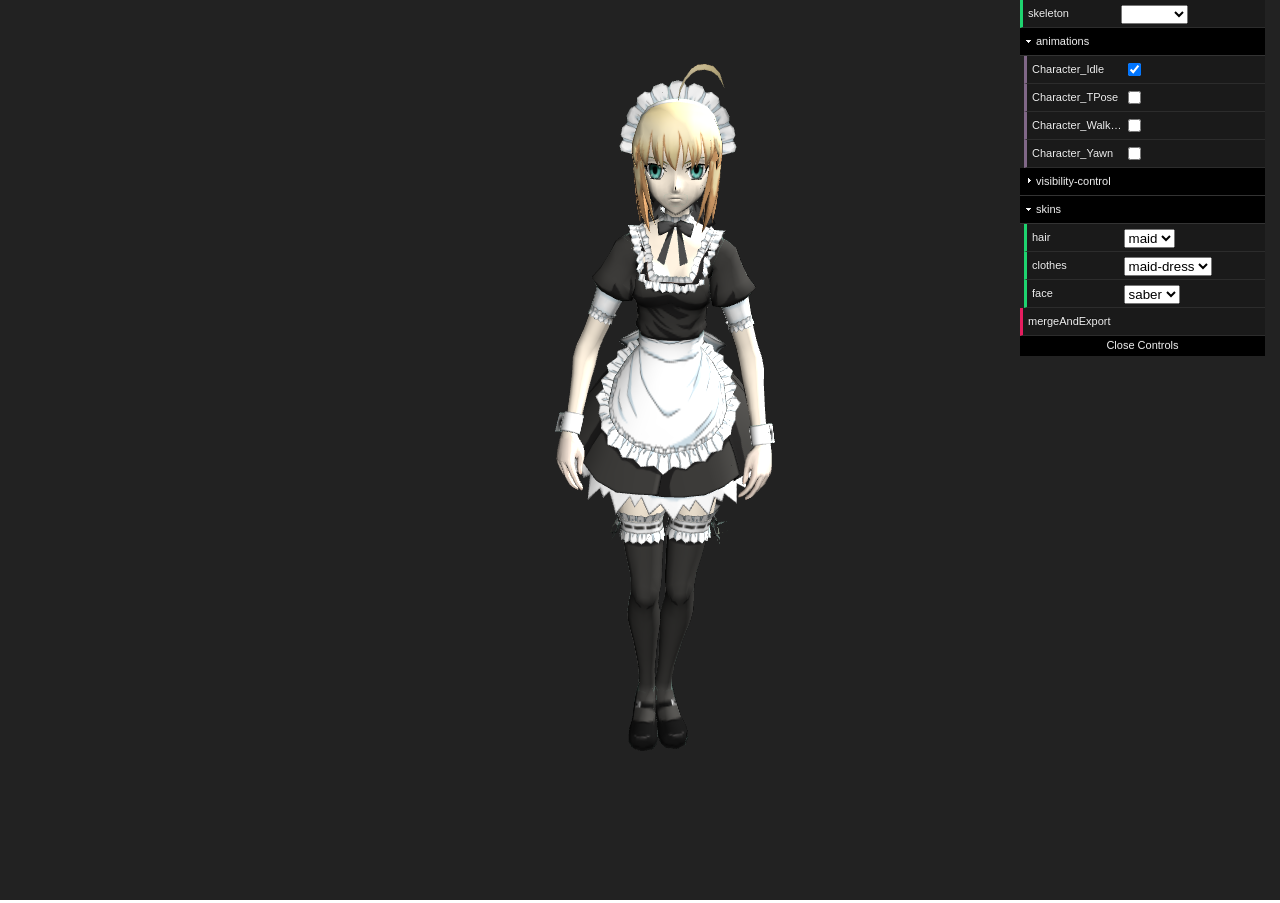
<file: index.html>
<!DOCTYPE html>
<html>
  <head>
    <meta http-equiv="Content-type" content="text/html; charset=utf-8"/>
    <title>AVTAR</title>

    <style>
        body {
            font-family: Monospace;
            /* background-color: #222222; */
            margin: 0px;
            width: 100%;
			height: 100%;
            overflow: hidden;
        }
        #info {
            color: #808080;
            position: absolute;
            top: 10px;
            width: 100%;
            text-align: center;
            z-index: 100;
            display:block;
        }
        #container {
            position: absolute;
            top: 0px;
            width:100%;
            height:100%;
            z-index: -1;
        }
        #controls {
            position: absolute;
            width: 200px;
            bottom: 0px;
            left: 0px;
            padding: 10px;
            background-color: White;
            font: 13px "Lucida Grande", Lucida, Verdana, sans-serif;
        }
        #controls > div {
            margin-bottom: 8px;
        }
        #controls hr {
            border: 0px;
            height: 1px;
            margin-bottom: 10px;
            background-color: #bbb;
        }
        #info a, .button {
            color: #f00;
            font-weight: bold;
            text-decoration: underline;
            cursor: pointer
        }
    </style>
  </head>
  <body>

       
        <div id="container">
            <!-- <canvas id ="canvas"></canvas> -->
        </div>
   <a id="downloadLink" hidden> </a>
  <script type="text/javascript" src="app.js"></script></body>
</html>
</file>
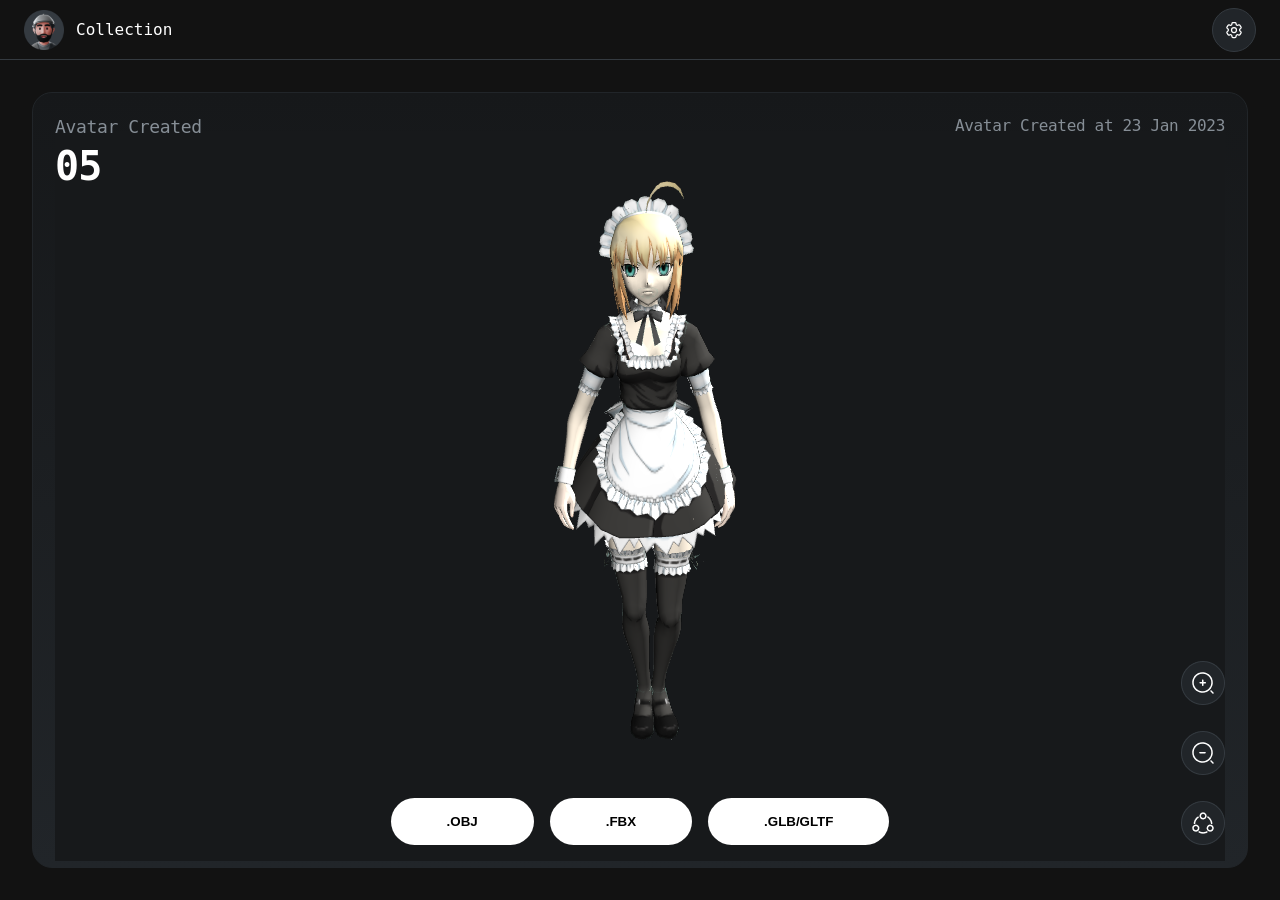
<file: 11_avatar_preview.html>
<!DOCTYPE html>
<html lang="en">

<head>
    <meta charset="UTF-8">
    <meta http-equiv="X-UA-Compatible" content="IE=edge">
    <meta name="viewport" content="width=device-width, initial-scale=1.0">
    <title>Collection</title>
    <link rel="stylesheet" href="./11_avatar_preview.css" />
    <style>
        #container {
            position: absolute;
            /* width: 50%;
        height: 50%; */

        }
    </style>
</head>

<body>
    <div class="background">
        <div class="top-section">
            <div class="left">
                <img src="./3D Vector Creator & Collector/Desktop/Dark Version/Create Avatar Step 2/Frame 46-2.png"
                    alt="">
                <span>Collection</span>
            </div>
            <button class="settingBtn">
                <svg xmlns="http://www.w3.org/2000/svg" fill="none" viewBox="0 0 24 24" stroke-width="1.5"
                    stroke="currentColor" class="w-6 h-6">
                    <path stroke-linecap="round" stroke-linejoin="round"
                        d="M9.594 3.94c.09-.542.56-.94 1.11-.94h2.593c.55 0 1.02.398 1.11.94l.213 1.281c.063.374.313.686.645.87.074.04.147.083.22.127.324.196.72.257 1.075.124l1.217-.456a1.125 1.125 0 011.37.49l1.296 2.247a1.125 1.125 0 01-.26 1.431l-1.003.827c-.293.24-.438.613-.431.992a6.759 6.759 0 010 .255c-.007.378.138.75.43.99l1.005.828c.424.35.534.954.26 1.43l-1.298 2.247a1.125 1.125 0 01-1.369.491l-1.217-.456c-.355-.133-.75-.072-1.076.124a6.57 6.57 0 01-.22.128c-.331.183-.581.495-.644.869l-.213 1.28c-.09.543-.56.941-1.11.941h-2.594c-.55 0-1.02-.398-1.11-.94l-.213-1.281c-.062-.374-.312-.686-.644-.87a6.52 6.52 0 01-.22-.127c-.325-.196-.72-.257-1.076-.124l-1.217.456a1.125 1.125 0 01-1.369-.49l-1.297-2.247a1.125 1.125 0 01.26-1.431l1.004-.827c.292-.24.437-.613.43-.992a6.932 6.932 0 010-.255c.007-.378-.138-.75-.43-.99l-1.004-.828a1.125 1.125 0 01-.26-1.43l1.297-2.247a1.125 1.125 0 011.37-.491l1.216.456c.356.133.751.072 1.076-.124.072-.044.146-.087.22-.128.332-.183.582-.495.644-.869l.214-1.281z" />
                    <path stroke-linecap="round" stroke-linejoin="round" d="M15 12a3 3 0 11-6 0 3 3 0 016 0z" />
                </svg>

            </button>
        </div>
        <main>
            <div class="left">

                <div class="top">
                    <div>

                        <span class="small">
                            Avatar Created
                        </span>
                        <br>
                        <span class="big">
                            05
                        </span>
                    </div>
                    <span class="righttext" id="date">
                        Avatar Created at 23 Jan 2023
                    </span>
                    

                </div>

                <div class="final-avatar" style="
                    width: 100%;
                    height: 100%;
                    position: relative;
                ">
                    <div id="container" class="model-viewer" style="
                        height: 100%;
                        width: 100%;
                        margin-top: 1rem;
                        z-index: 0;
                    ">
                        <a class="button" id="downloadLink" hidden>download</a>
                    </div>

                </div>
                <div class="bottom">
                    <button class="whiteBtn">
                        .OBJ
                    </button>
                    <button class="whiteBtn">
                        .FBX
                    </button>
                    <button class="whiteBtn">
                        .GLB/GLTF
                    </button>
                </div>
                <div class="rightBottom">
                    <!-- <button class="settingBtn">
                        <svg xmlns="http://www.w3.org/2000/svg" fill="none" viewBox="0 0 24 24" stroke-width="1.5"
                            stroke="currentColor" class="w-6 h-6">
                            <path stroke-linecap="round" stroke-linejoin="round"
                                d="M9.594 3.94c.09-.542.56-.94 1.11-.94h2.593c.55 0 1.02.398 1.11.94l.213 1.281c.063.374.313.686.645.87.074.04.147.083.22.127.324.196.72.257 1.075.124l1.217-.456a1.125 1.125 0 011.37.49l1.296 2.247a1.125 1.125 0 01-.26 1.431l-1.003.827c-.293.24-.438.613-.431.992a6.759 6.759 0 010 .255c-.007.378.138.75.43.99l1.005.828c.424.35.534.954.26 1.43l-1.298 2.247a1.125 1.125 0 01-1.369.491l-1.217-.456c-.355-.133-.75-.072-1.076.124a6.57 6.57 0 01-.22.128c-.331.183-.581.495-.644.869l-.213 1.28c-.09.543-.56.941-1.11.941h-2.594c-.55 0-1.02-.398-1.11-.94l-.213-1.281c-.062-.374-.312-.686-.644-.87a6.52 6.52 0 01-.22-.127c-.325-.196-.72-.257-1.076-.124l-1.217.456a1.125 1.125 0 01-1.369-.49l-1.297-2.247a1.125 1.125 0 01.26-1.431l1.004-.827c.292-.24.437-.613.43-.992a6.932 6.932 0 010-.255c.007-.378-.138-.75-.43-.99l-1.004-.828a1.125 1.125 0 01-.26-1.43l1.297-2.247a1.125 1.125 0 011.37-.491l1.216.456c.356.133.751.072 1.076-.124.072-.044.146-.087.22-.128.332-.183.582-.495.644-.869l.214-1.281z" />
                            <path stroke-linecap="round" stroke-linejoin="round" d="M15 12a3 3 0 11-6 0 3 3 0 016 0z" />
                        </svg>
        
                    </button> -->
                    <a><img class="side-img-icon"
                        src="./3D Vector Creator & Collector/Desktop/Dark Version/Create Avatar Step 3/Frame 100484.png"
                        style="height: 44px;width: 44px;margin-top: 10px;float: right;cursor: pointer;" alt=""
                        onclick="zoomIn()"></a>

                    <a><img class="side-img-icon"
                        src="./3D Vector Creator & Collector/Desktop/Dark Version/Create Avatar Step 3/Frame 100485-1.png"
                        style="height: 44px;width: 44px;margin-top: 10px;float: right;cursor: pointer;" alt=""
                        onclick="zoomOut()"></a>

                    <a><img class="side-img-icon"
                        src="./3D Vector Creator & Collector/Desktop/Dark Version/Avatar Preview/Frame 100486.png"
                        style="height: 44px;width: 44px;margin-top: 10px;float: right;cursor: pointer;" alt=""
                        onclick="shareBtn()"></a>        
                    <!-- <button class="settingBtn">
                        <svg xmlns="http://www.w3.org/2000/svg" fill="none" viewBox="0 0 24 24" stroke-width="1.5"
                            stroke="currentColor" class="w-6 h-6">
                            <path stroke-linecap="round" stroke-linejoin="round"
                                d="M9.594 3.94c.09-.542.56-.94 1.11-.94h2.593c.55 0 1.02.398 1.11.94l.213 1.281c.063.374.313.686.645.87.074.04.147.083.22.127.324.196.72.257 1.075.124l1.217-.456a1.125 1.125 0 011.37.49l1.296 2.247a1.125 1.125 0 01-.26 1.431l-1.003.827c-.293.24-.438.613-.431.992a6.759 6.759 0 010 .255c-.007.378.138.75.43.99l1.005.828c.424.35.534.954.26 1.43l-1.298 2.247a1.125 1.125 0 01-1.369.491l-1.217-.456c-.355-.133-.75-.072-1.076.124a6.57 6.57 0 01-.22.128c-.331.183-.581.495-.644.869l-.213 1.28c-.09.543-.56.941-1.11.941h-2.594c-.55 0-1.02-.398-1.11-.94l-.213-1.281c-.062-.374-.312-.686-.644-.87a6.52 6.52 0 01-.22-.127c-.325-.196-.72-.257-1.076-.124l-1.217.456a1.125 1.125 0 01-1.369-.49l-1.297-2.247a1.125 1.125 0 01.26-1.431l1.004-.827c.292-.24.437-.613.43-.992a6.932 6.932 0 010-.255c.007-.378-.138-.75-.43-.99l-1.004-.828a1.125 1.125 0 01-.26-1.43l1.297-2.247a1.125 1.125 0 011.37-.491l1.216.456c.356.133.751.072 1.076-.124.072-.044.146-.087.22-.128.332-.183.582-.495.644-.869l.214-1.281z" />
                            <path stroke-linecap="round" stroke-linejoin="round" d="M15 12a3 3 0 11-6 0 3 3 0 016 0z" />
                        </svg>
        
                    </button> -->
                    <!-- <button class="settingBtn">
                        <svg xmlns="http://www.w3.org/2000/svg" fill="none" viewBox="0 0 24 24" stroke-width="1.5"
                            stroke="currentColor" class="w-6 h-6">
                            <path stroke-linecap="round" stroke-linejoin="round"
                                d="M9.594 3.94c.09-.542.56-.94 1.11-.94h2.593c.55 0 1.02.398 1.11.94l.213 1.281c.063.374.313.686.645.87.074.04.147.083.22.127.324.196.72.257 1.075.124l1.217-.456a1.125 1.125 0 011.37.49l1.296 2.247a1.125 1.125 0 01-.26 1.431l-1.003.827c-.293.24-.438.613-.431.992a6.759 6.759 0 010 .255c-.007.378.138.75.43.99l1.005.828c.424.35.534.954.26 1.43l-1.298 2.247a1.125 1.125 0 01-1.369.491l-1.217-.456c-.355-.133-.75-.072-1.076.124a6.57 6.57 0 01-.22.128c-.331.183-.581.495-.644.869l-.213 1.28c-.09.543-.56.941-1.11.941h-2.594c-.55 0-1.02-.398-1.11-.94l-.213-1.281c-.062-.374-.312-.686-.644-.87a6.52 6.52 0 01-.22-.127c-.325-.196-.72-.257-1.076-.124l-1.217.456a1.125 1.125 0 01-1.369-.49l-1.297-2.247a1.125 1.125 0 01.26-1.431l1.004-.827c.292-.24.437-.613.43-.992a6.932 6.932 0 010-.255c.007-.378-.138-.75-.43-.99l-1.004-.828a1.125 1.125 0 01-.26-1.43l1.297-2.247a1.125 1.125 0 011.37-.491l1.216.456c.356.133.751.072 1.076-.124.072-.044.146-.087.22-.128.332-.183.582-.495.644-.869l.214-1.281z" />
                            <path stroke-linecap="round" stroke-linejoin="round" d="M15 12a3 3 0 11-6 0 3 3 0 016 0z" />
                        </svg>
        
                    </button> -->
                </div>
            </div>

        </main>
    </div>
</body>
<script type="text/javascript" src="build-viewer/AvatarViewer.js"></script>

<script type="text/javascript">
    // var viewer = new AvatarViewer();
    var viewer = new AvatarViewer.Viewer();

    console.log(AvatarViewer.AvatarSystem);
    viewer.init();
    //ayan's work on zoom-in and zoom-out in collection page
    function zoomIn() {
        if(viewer.camera.fov>=30){
                    viewer.camera.fov -= 5;
                    viewer.camera.updateProjectionMatrix();
                }
        //alert(1);
    }

    function zoomOut() {
        if(viewer.camera.fov<=50){
                    viewer.camera.fov += 5;
                    viewer.camera.updateProjectionMatrix();
                }
        //alert(1);
    }

    // Arindam's work
    function resizeInput(elem) {
        elem.style.width = elem.value.length + "ch";
    }
    let input = document.querySelector('.edit_avatar_name input')
    let editBtn = document.querySelector('.edit_avatar_name .editBtn')
    let saveBtn = document.querySelector('.edit_avatar_name .saveBtn')
    resizeInput(input);

    function editName() {
        input.removeAttribute('readonly')
        input.focus()
        let val = input.value;
        input.value = "";
        input.value = val;

        //
        saveBtn.style.display = "inline";
        editBtn.style.display = "none";
    }
    function saveName() {
        input.setAttribute('readonly', true)
        //
        editBtn.style.display = "inline";
        saveBtn.style.display = "none";
    }
    function continueToFinalPage() {
        location.assign("dashboard.html");

    }


    n = new Date();
    y = n.getFullYear();
    m = n.getMonth() + 1;
    d = n.getDate();
    document.getElementById("date").innerHTML =
        " Avatar created at " + m + "/" + d + "/" + y;
</script>

</html>
</file>
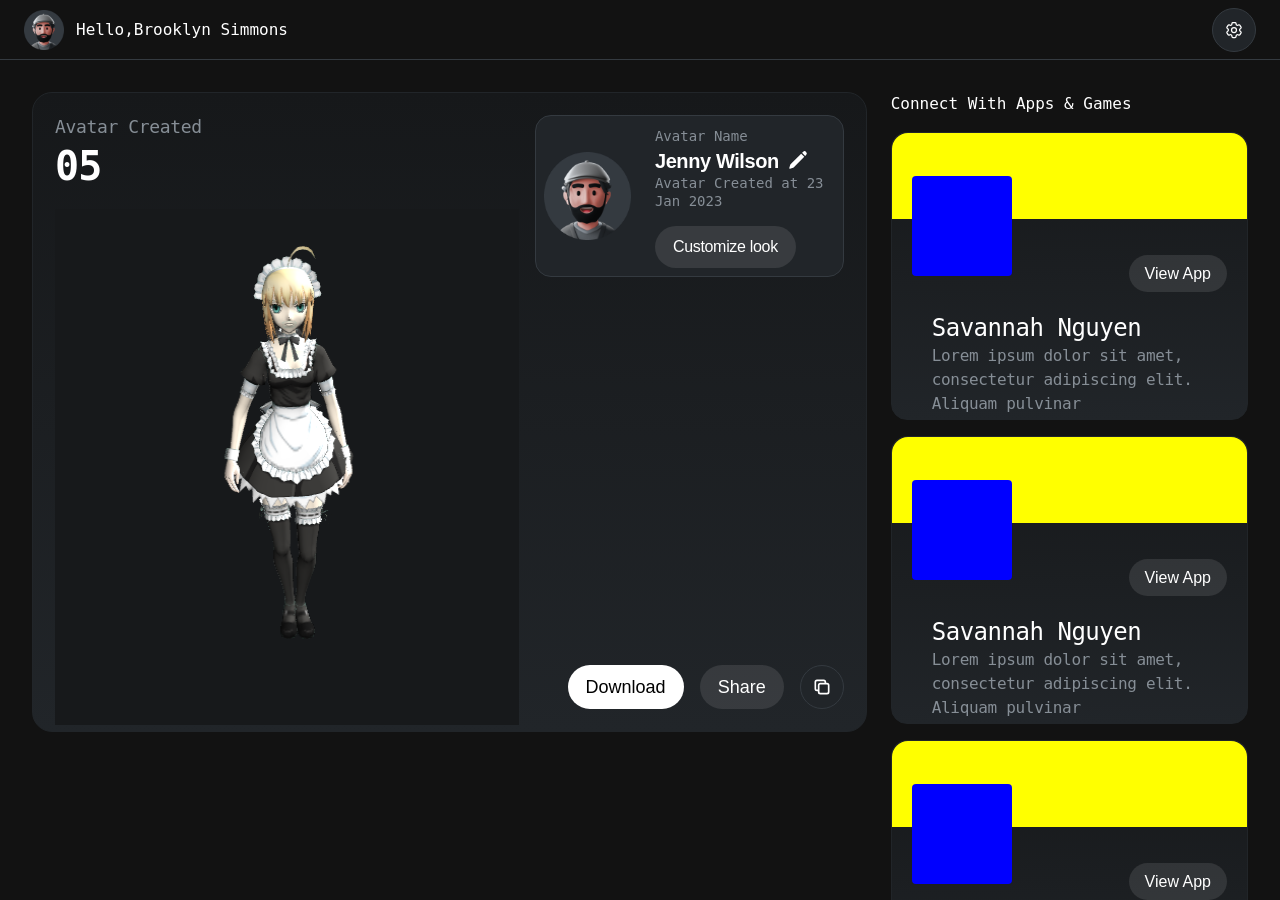
<file: dashboard.html>
<!DOCTYPE html>
<html lang="en">

<head>
    <meta charset="UTF-8">
    <meta http-equiv="X-UA-Compatible" content="IE=edge">
    <meta name="viewport" content="width=device-width, initial-scale=1.0">
    <title>Document</title>
    <link rel="stylesheet" href="./dashboardStyle.css" />
    <style>
        #container {
            position: absolute;
            /* width: 50%;
        height: 50%; */

        }
    </style>
</head>

<body>
    <div class="background">
        <div class="top-section">
            <div class="left">
                <img src="./3D Vector Creator & Collector/Desktop/Dark Version/Create Avatar Step 2/Frame 46-2.png"
                    alt="">
                <span>Hello,Brooklyn Simmons</span>
            </div>
            <button class="settingBtn">
                <svg xmlns="http://www.w3.org/2000/svg" fill="none" viewBox="0 0 24 24" stroke-width="1.5"
                    stroke="currentColor" class="w-6 h-6">
                    <path stroke-linecap="round" stroke-linejoin="round"
                        d="M9.594 3.94c.09-.542.56-.94 1.11-.94h2.593c.55 0 1.02.398 1.11.94l.213 1.281c.063.374.313.686.645.87.074.04.147.083.22.127.324.196.72.257 1.075.124l1.217-.456a1.125 1.125 0 011.37.49l1.296 2.247a1.125 1.125 0 01-.26 1.431l-1.003.827c-.293.24-.438.613-.431.992a6.759 6.759 0 010 .255c-.007.378.138.75.43.99l1.005.828c.424.35.534.954.26 1.43l-1.298 2.247a1.125 1.125 0 01-1.369.491l-1.217-.456c-.355-.133-.75-.072-1.076.124a6.57 6.57 0 01-.22.128c-.331.183-.581.495-.644.869l-.213 1.28c-.09.543-.56.941-1.11.941h-2.594c-.55 0-1.02-.398-1.11-.94l-.213-1.281c-.062-.374-.312-.686-.644-.87a6.52 6.52 0 01-.22-.127c-.325-.196-.72-.257-1.076-.124l-1.217.456a1.125 1.125 0 01-1.369-.49l-1.297-2.247a1.125 1.125 0 01.26-1.431l1.004-.827c.292-.24.437-.613.43-.992a6.932 6.932 0 010-.255c.007-.378-.138-.75-.43-.99l-1.004-.828a1.125 1.125 0 01-.26-1.43l1.297-2.247a1.125 1.125 0 011.37-.491l1.216.456c.356.133.751.072 1.076-.124.072-.044.146-.087.22-.128.332-.183.582-.495.644-.869l.214-1.281z" />
                    <path stroke-linecap="round" stroke-linejoin="round" d="M15 12a3 3 0 11-6 0 3 3 0 016 0z" />
                </svg>

            </button>
        </div>
        <main>
            <div class="left">

                <div class="top-right">
                    <div class="top">


                        <span class="small">
                            Avatar Created
                        </span>
                        <br>
                        <span class="big">
                            05
                        </span>
                    </div>
                    <div class="final-avatar" style="
                    width: 100%;
                    height: 100%;
                    position: relative;
                ">
                        <div id="container" class="model-viewer" style="
                        height: 100%;
                        width: 100%;
                        margin-top: 1rem;
                        z-index: 0;
                    ">
                            <a class="button" id="downloadLink" hidden>download</a>
                        </div>

                    </div>
                </div>
                <div class="right">

                    <div class="top-card">
                        <img src="./3D Vector Creator & Collector/Desktop/Dark Version/Create Avatar Step 2/Frame 46-2.png"
                            alt="">
                        <div class="right">
                            <div class="top">

                                <span class="small">
                                    Avatar Name
                                </span>
                                <!-- <p class="av-name">Jenny Wilson</p> -->
                                <div class="edit_avatar_name">
                                    <span>

                                        <!-- <span class="viewName">
        jenny
      </span> -->
                                        <input type="text" value="Jenny Wilson" onkeyup="resizeInput(this)" readonly>
                                    </span>
                                    <button class="editBtn" type="button" style="background: transparent; border: none;"
                                        onclick="editName()">
                                        <!-- <img src="./imgs/edit_icon.png" alt=""style=" height: 20px;"> -->
                                        <svg xmlns="http://www.w3.org/2000/svg" style=" height: 20px;"
                                            viewBox="0 0 24 24" fill="white" class="w-6 h-6">
                                            <path
                                                d="M21.731 2.269a2.625 2.625 0 00-3.712 0l-1.157 1.157 3.712 3.712 1.157-1.157a2.625 2.625 0 000-3.712zM19.513 8.199l-3.712-3.712-12.15 12.15a5.25 5.25 0 00-1.32 2.214l-.8 2.685a.75.75 0 00.933.933l2.685-.8a5.25 5.25 0 002.214-1.32L19.513 8.2z" />
                                        </svg>
                                    </button>
                                    <button class="saveBtn" type="button"
                                        style="background: transparent; border: none; display: none;"
                                        onclick="saveName()">
                                        <!-- <img src="./imgs/edit_icon.png" alt=""style=" height: 20px;"> -->
                                        <svg xmlns="http://www.w3.org/2000/svg" style=" height: 20px;" class="h-5 w-5"
                                            viewBox="0 0 20 20" fill="white">
                                            <path fill-rule="evenodd"
                                                d="M16.707 5.293a1 1 0 010 1.414l-8 8a1 1 0 01-1.414 0l-4-4a1 1 0 011.414-1.414L8 12.586l7.293-7.293a1 1 0 011.414 0z"
                                                clip-rule="evenodd" />
                                        </svg>
                                    </button>
                                </div>
                                <p class="small">Avatar Created at 23 Jan 2023</p>
                            </div>
                            <button class="btn">
                                Customize look
                            </button>
                        </div>
                    </div>
                    <div class="bottom">
                        <button class="downBtn" style="cursor: pointer;" onclick="viewer.mergeAndExport()">
                            <span>Download</span>
                        </button>
                        <button class="shareBtn" style="cursor: pointer;">
                            <span>Share</span>
                        </button>
                        <button class="settingBtn" onclick="console.log('copy')">
                            <svg xmlns="http://www.w3.org/2000/svg" class="h-6 w-6" fill="none" viewBox="0 0 24 24"
                                stroke="currentColor" stroke-width="2">
                                <path stroke-linecap="round" stroke-linejoin="round"
                                    d="M8 16H6a2 2 0 01-2-2V6a2 2 0 012-2h8a2 2 0 012 2v2m-6 12h8a2 2 0 002-2v-8a2 2 0 00-2-2h-8a2 2 0 00-2 2v8a2 2 0 002 2z" />
                            </svg>

                        </button>
                    </div>
                </div>
            </div>
            <div class="right">
                <span>Connect With Apps & Games</span>
                <div class="gameCard">
                    <div class="pic">

                    </div>
                    <div class="topimg">

                    </div>
                    <div class="bottom">
                        <div class="top">
                            <button>
                                View App
                            </button>
                        </div>
                        <div class="bottom">
                            <span class="title">
                                Savannah Nguyen
                            </span>
                            <p class="des">
                                Lorem ipsum dolor sit amet, consectetur adipiscing elit. Aliquam pulvinar
                            </p>
                        </div>
                    </div>
                </div>
                <div class="gameCard">
                    <div class="pic">

                    </div>
                    <div class="topimg">

                    </div>
                    <div class="bottom">
                        <div class="top">
                            <button>
                                View App
                            </button>
                        </div>
                        <div class="bottom">
                            <span class="title">
                                Savannah Nguyen
                            </span>
                            <p class="des">
                                Lorem ipsum dolor sit amet, consectetur adipiscing elit. Aliquam pulvinar
                            </p>
                        </div>
                    </div>
                </div>
                <div class="gameCard">
                    <div class="pic">

                    </div>
                    <div class="topimg">

                    </div>
                    <div class="bottom">
                        <div class="top">
                            <button>
                                View App
                            </button>
                        </div>
                        <div class="bottom">
                            <span class="title">
                                Savannah Nguyen
                            </span>
                            <p class="des">
                                Lorem ipsum dolor sit amet, consectetur adipiscing elit. Aliquam pulvinar
                            </p>
                        </div>
                    </div>
                </div>
            </div>
        </main>
    </div>
</body>
<script type="text/javascript" src="build-viewer/AvatarViewer.js"></script>

<script type="text/javascript">
    // var viewer = new AvatarViewer();
    var viewer = new AvatarViewer.Viewer();

    console.log(AvatarViewer.AvatarSystem);
    viewer.init();

    // Arindam's work
    function resizeInput(elem) {
        elem.style.width = elem.value.length + "ch";
    }
    let input = document.querySelector('.edit_avatar_name input')
    let editBtn = document.querySelector('.edit_avatar_name .editBtn')
    let saveBtn = document.querySelector('.edit_avatar_name .saveBtn')
    resizeInput(input);

    function editName() {
        input.removeAttribute('readonly')
        input.focus()
        let val = input.value;
        input.value = "";
        input.value = val;

        //
        saveBtn.style.display = "inline";
        editBtn.style.display = "none";
    }
    function saveName() {
        input.setAttribute('readonly', true)
        //
        editBtn.style.display = "inline";
        saveBtn.style.display = "none";
    }
    function continueToFinalPage() {
        location.assign("dashboard.html");

    }


</script>

</html>
</file>
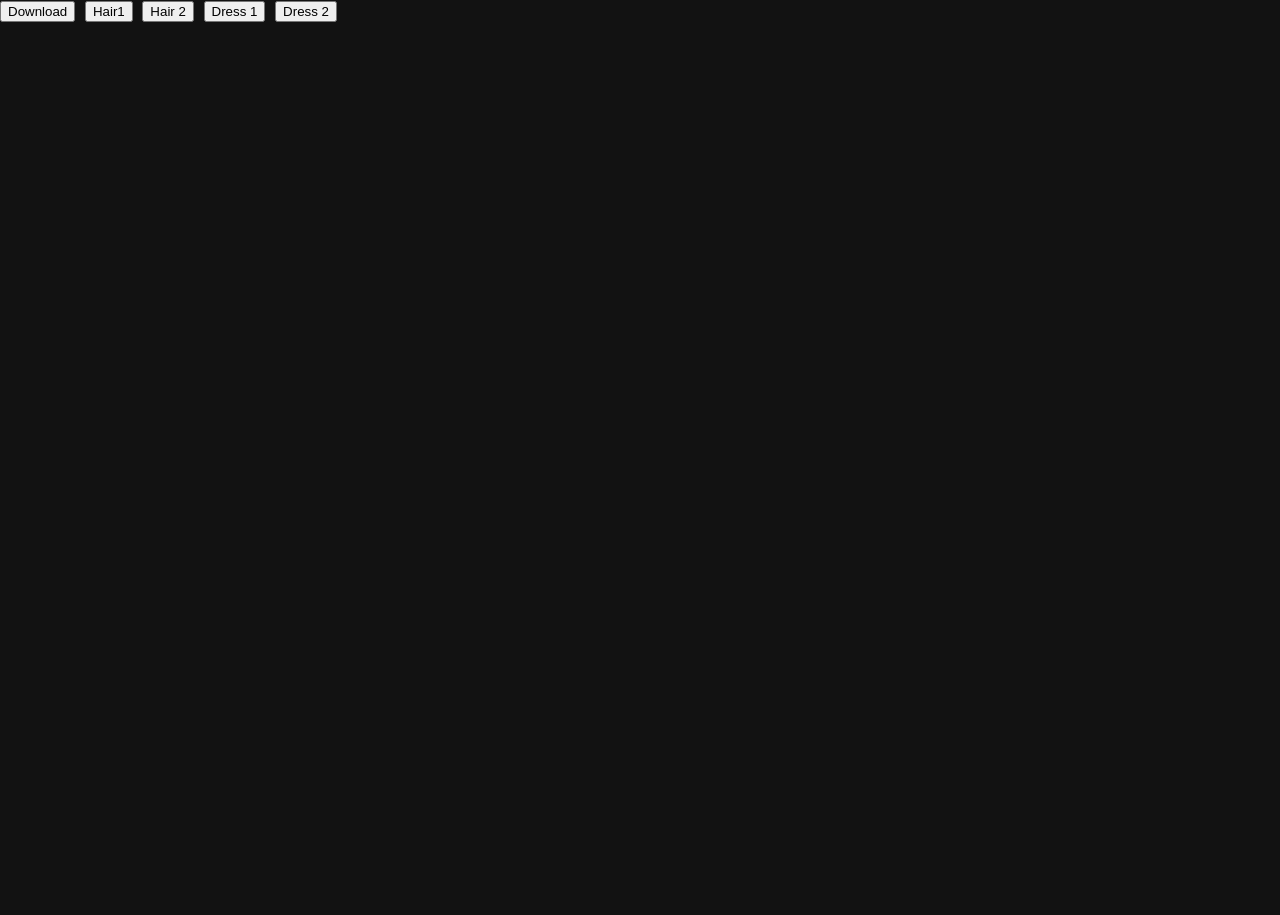
<file: indexThree.html>
<!DOCTYPE html>
<html>
  <head>
    <meta http-equiv="Content-type" content="text/html; charset=utf-8" />
    <title>AVATAR</title>
<link rel="stylesheet" href="./style.css">
    <style>
      /* body {
        font-family: Monospace;
        margin: 0px;
        width: 100%;
        height: 100%;
        overflow: hidden;
      } */
      #info {
        color: #808080;
        position: absolute;
        top: 10px;
        width: 100%;
        text-align: center;
        z-index: 100;
        display: block;
      }
      #container {
        position: absolute;
        top: 15px;
        width: 100%;
        height: 100%;
        /* z-index: -100; */
        /* margin-right: 15%; */

      }
      #controls {
        position: absolute;
        width: 200px;
        bottom: 0px;
        left: 0px;
        padding: 10px;
        background-color: White;
        font: 13px "Lucida Grande", Lucida, Verdana, sans-serif;
      }
      #controls > div {
        margin-bottom: 8px;
      }
      #controls hr {
        border: 0px;
        height: 1px;
        margin-bottom: 10px;
        background-color: #bbb;
      }
      #info a,
      .button {
        /* color: #f00; */
        font-weight: bold;
        text-decoration: underline;
        cursor: pointer;
      }
    </style>
    <link rel="stylesheet" href="./css/styleB.css" />
    <!-- <link
      rel="stylesheet"
      href="https://cdnjs.cloudflare.com/ajax/libs/font-awesome/4.7.0/css/font-awesome.min.css"
    /> -->
  </head>
  <body>
    <div id="container" style="z-index: -1">
  
      <!-- <canvas id ="canvas"></canvas> -->
    </div>

    <div class="side-modal">
      <button type="button" onclick="viewer.mergeAndExport();">Download</button>
      <button
        type="button"
        onclick="viewer.selectSkin('hair', 1,'models/gltf/saber-maid-hair-mixamo/saber-maid-hair.gltf');"
      >
        Hair1
      </button>
      <button
        type="button"
        onclick="viewer.selectSkin('hair',2, 'models/gltf/saber-lily-hair-sub-skeleton/saber-lily-hair-sub-skeleton.gltf');"
      >
        Hair 2
      </button>
      <button
        type="button"
        onclick="viewer.selectSkin('clothes', 1,'models/gltf/saber-dress-mixamo/saber-dress.gltf');"
      >
        Dress 1
      </button>
      <button
        type="button"
        onclick="viewer.selectSkin('clothes',2, 'models/gltf/saber-suit/saber-suit.gltf');"
      >
        Dress 2
      </button>
    </div>
 

    <!-- <script type="text/javascript" src="app.js"></script> -->
  </body>
</html>
</file>
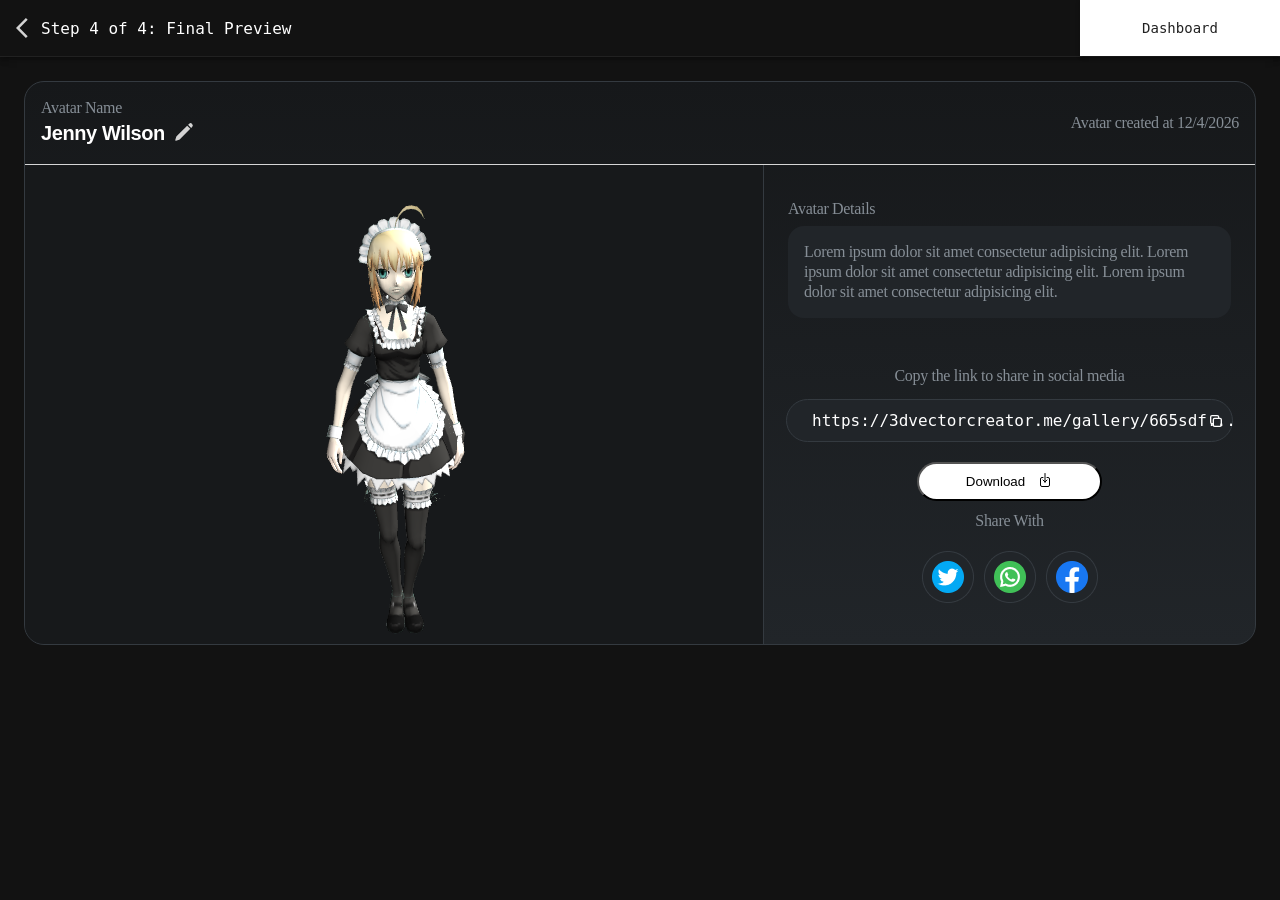
<file: preview.html>
<!DOCTYPE html>
<html lang="en">

<head>
  <meta charset="UTF-8" />
  <meta http-equiv="X-UA-Compatible" content="IE=edge" />
  <meta name="viewport" content="width=device-width, initial-scale=1.0" />
  <!-- <script type="text/javascript" src="http://ajax.googleapis.com/ajax/libs/jquery/3.5.1/jquery.min.js" ></script>   -->
  <link rel="stylesheet" href="./style.css" />
  <link rel="stylesheet" href="./modal.css" />
  <link rel="stylesheet" href="./previewStyle.css" />
  <title>preview
  </title>

</head>

<body>
  <div class="background">
    <div class="top-section" style="
    position: static;
    ">
      <div class="css-asnci9" style="
      display: flex;
      align-items: center;
      justify-content: space-between;
      width: 100%;
      padding-right: 0;
      ">
        <div class=".css-hasgqs">


          <span style="cursor: pointer"><svg class="css-vubbuv" focusable="false" aria-hidden="true" viewBox="0 0 24 24"
              data-testid="ArrowBackIosIcon" onclick="gotoPrevPage()">
              <path d="M11.67 3.87 9.9 2.1 0 12l9.9 9.9 1.77-1.77L3.54 12z"></path>
            </svg>
            <p style="margin-top: -30px; margin-left: 25px">
              Step 4 of 4: Final Preview
            </p>
          </span>

        </div>
        <button style="
        background-color: white !important;
        min-height: 56px;
        border: 1px solid white !important;
        transition: background-color 250ms cubic-bezier(0.4, 0, 0.2, 1) 0ms, box-shadow 250ms cubic-bezier(0.4, 0, 0.2, 1) 0ms, border-color 250ms cubic-bezier(0.4, 0, 0.2, 1) 0ms, color 250ms cubic-bezier(0.4, 0, 0.2, 1) 0ms;
        color: rgba(0, 0, 0, 0.87);
        background-color: rgb(255, 255, 255);
        box-shadow: rgb(0 0 0 / 20%) 0px 3px 1px -2px, rgb(0 0 0 / 14%) 0px 2px 2px 0px, rgb(0 0 0 / 12%) 0px 1px 5px 0px;
        font-family: Roboto Mono, monospace;
        font-size: 0.875rem;
        line-height: 1.75;
        min-width: 12.5rem;
        height: 100%;
        cursor: pointer;
        " tabindex="0" type="button" onclick="continueToFinalPage()">
          Dashboard<span class="MuiTouchRipple-root css-w0pj6f"></span>
        </button>
      </div>
    </div>
    <div style="
      padding: 1.5rem;
      width: 100%;
      height: 100%;
      position: relative;
      ">
      <div class="preview-page" style="
      width: 100%;
      position: static;
      ">


        <div style="
        display: flex;
        justify-content: space-between;
        align-items: center;
        width: 100%;
        padding: 1rem;
        border-bottom: 1px solid #d6d6d6;
        position: relative;
        z-index: 2;
        ">
          <div class="">

            <h3 class="grayText">Avatar Name</h3>
            <div class="edit_avatar_name">
              <span>

                <!-- <span class="viewName">
        jenny
      </span> -->
                <input type="text" value="Jenny Wilson" onkeyup="resizeInput(this)" readonly>
              </span>
              <button class="editBtn" type="button" style="background: transparent; border: none;" onclick="editName()">
                <!-- <img src="./imgs/edit_icon.png" alt=""style=" height: 20px;"> -->
                <svg xmlns="http://www.w3.org/2000/svg" style=" height: 20px;" viewBox="0 0 24 24" fill="currentColor"
                  class="w-6 h-6">
                  <path
                    d="M21.731 2.269a2.625 2.625 0 00-3.712 0l-1.157 1.157 3.712 3.712 1.157-1.157a2.625 2.625 0 000-3.712zM19.513 8.199l-3.712-3.712-12.15 12.15a5.25 5.25 0 00-1.32 2.214l-.8 2.685a.75.75 0 00.933.933l2.685-.8a5.25 5.25 0 002.214-1.32L19.513 8.2z" />
                </svg>
              </button>
              <button class="saveBtn" type="button" style="background: transparent; border: none; display: none;"
                onclick="saveName()">
                <!-- <img src="./imgs/edit_icon.png" alt=""style=" height: 20px;"> -->
                <svg xmlns="http://www.w3.org/2000/svg" style=" height: 20px;" class="h-5 w-5" viewBox="0 0 20 20"
                  fill="currentColor">
                  <path fill-rule="evenodd"
                    d="M16.707 5.293a1 1 0 010 1.414l-8 8a1 1 0 01-1.414 0l-4-4a1 1 0 011.414-1.414L8 12.586l7.293-7.293a1 1 0 011.414 0z"
                    clip-rule="evenodd" />
                </svg>
              </button>
            </div>
          </div>
          <!-- <p class="pt1">Jenny Wilson</p> -->
          <p class="grayText" id="date"></p>
        </div>

        <div class="" style="
        width: 100%;
        height: 100%;
        display: flex;
      ">

          <div style="
          position: relative;
          width: 60%;
                  height: 100%;
          ">

            <div class="side-left" id="container" style="
            width: 100%;
            height: 100%;
            top: 0;
            ">
              <a class="button" id="downloadLink" hidden>download</a>
            </div>
          </div>
          <div class="preview-right" style="
        width: 40%;
        height: 100%;
        border-left: 1px solid #343A40;
        display: flex;
        flex-direction: column;
        /* align-items: center; */
        padding: 1.5rem;
        ">

            <!-- <div class="side-right"></div> -->
            <div class="" style="
            max-width: 100%;
            ">


              <div class="right-elements" ">
              Avatar Details
            </div>
            <div class=" grayText" style="
            padding: 1rem;
            border-radius: 1rem;
            margin-top: 1rem;
            background: #212529;
            width: 100%;
            margin-top: 1rem;
            ">
                Lorem ipsum dolor sit amet consectetur adipisicing elit.
                Lorem ipsum dolor sit amet consectetur adipisicing elit.
                Lorem ipsum dolor sit amet consectetur adipisicing elit.

              </div>
            </div>
            <div style="
          display: flex;
          width: 100%;
          flex-direction: column;
          align-items: center;
            justify-content: center;
          ">

              <div class="grayText" style="
            margin-top: 3rem;
            text-align: center;
            margin-bottom: .5rem;
            
            "><span>
                  Copy the link to share in social media
                </span>
              </div>
              <div class="x3" style="
              position: relative;
              ">
                <span id="linkToCopy">https://3dvectorcreator.me/gallery/665sdf...</span>
                <button onclick="copy(this)" style="
                    height: 100%;
                    display: flex;
                    /* margin-right: .5rem; */
                    justify-content: center;
                    position: absolute;
                    top: 0;
                    right: .5rem;
                    align-items: center;
                    background: transparent;
                    border: none;
                    color: white;
                ">

                  <svg xmlns="http://www.w3.org/2000/svg" style="width: 1rem; fill: transparent !important;"
                    class="h-6 w-6" fill="none" viewBox="0 0 24 24" stroke="currentColor" stroke-width="2">
                    <path stroke-linecap="round" stroke-linejoin="round"
                      d="M8 16H6a2 2 0 01-2-2V6a2 2 0 012-2h8a2 2 0 012 2v2m-6 12h8a2 2 0 002-2v-8a2 2 0 00-2-2h-8a2 2 0 00-2 2v8a2 2 0 002 2z" />
                  </svg>
                </button>
              </div>

              <button class="downBtn" style="cursor: pointer;" onclick="viewer.mergeAndExport()">
                <span>Download</span>
                <span>
                  <svg xmlns="http://www.w3.org/2000/svg" style="height: 1rem; fill: white !important;" fill="#ffff"
                    viewBox="0 0 24 24" stroke-width="1.5" stroke="currentColor" class="w-6 h-6">
                    <path stroke-linecap="round" stroke-linejoin="round"
                      d="M9 8.25H7.5a2.25 2.25 0 00-2.25 2.25v9a2.25 2.25 0 002.25 2.25h9a2.25 2.25 0 002.25-2.25v-9a2.25 2.25 0 00-2.25-2.25H15M9 12l3 3m0 0l3-3m-3 3V2.25" />
                  </svg>

                </span>
              </button>
              <div class="x5 grayText" style="
             
             border: none;
              background: transparent;
              padding: 0;
              height: fit-content;
              width: fit-content;
              
              ">
                Share With
              </div>
              <div class="x5" style="
            border: none;
            background: transparent;
            width: fit-content;
            ">
                <a href="https://www.twitter.com" target="_blank"><img
                    src="./3D Vector Creator & Collector/Desktop/Dark Version/Final Preview/Frame 100484.png"
                    alt=""></a>
                <a href="https://www.whatsapp.com" target="_blank"><img
                    src="./3D Vector Creator & Collector/Desktop/Dark Version/Final Preview/Frame 100485.png"
                    alt=""></a>
                <a href="https://www.facebook.com" target="_blank"><img
                    src="./3D Vector Creator & Collector/Desktop/Dark Version/Final Preview/Frame 100486.png"
                    alt=""></a>

              </div>
              <!-- <p>Share with</p> -->
            </div>
          </div>
        </div>
      </div>
    </div>
  </div>
</body>
<script type="text/javascript">
  function gotoPrevPage() {
    location.assign("index.html");
  }

  n = new Date();
  y = n.getFullYear();
  m = n.getMonth() + 1;
  d = n.getDate();
  document.getElementById("date").innerHTML =
    " Avatar created at " + m + "/" + d + "/" + y;
</script>

<script type="text/javascript" src="build-viewer/AvatarViewer.js"></script>

<script type="text/javascript">
  // var viewer = new AvatarViewer();
  var viewer = new AvatarViewer.Viewer();

  console.log(AvatarViewer.AvatarSystem);
  viewer.init();

  // Arindam's work
  function resizeInput(elem) {
    elem.style.width = elem.value.length + "ch";
  }
  let input = document.querySelector('.edit_avatar_name input')
  let editBtn = document.querySelector('.edit_avatar_name .editBtn')
  let saveBtn = document.querySelector('.edit_avatar_name .saveBtn')
  resizeInput(input);

  function editName() {
    input.removeAttribute('readonly')
    input.focus()
    let val = input.value;
    input.value = "";
    input.value = val;

    //
    saveBtn.style.display = "inline";
    editBtn.style.display = "none";
  }
  function saveName() {
    input.setAttribute('readonly', true)
    //
    editBtn.style.display = "inline";
    saveBtn.style.display = "none";
  }
  function continueToFinalPage() {
    location.assign("dashboard.html");

  }


  function copy(that) {
    var inp = document.createElement('input');
    document.body.appendChild(inp)
    inp.value = document.getElementById('linkToCopy').textContent
    inp.select();
    document.execCommand('copy', false);
    inp.remove();
    console.log("copied", document.getElementById('linkToCopy').textContent);
  }
</script>

</html>
</file>
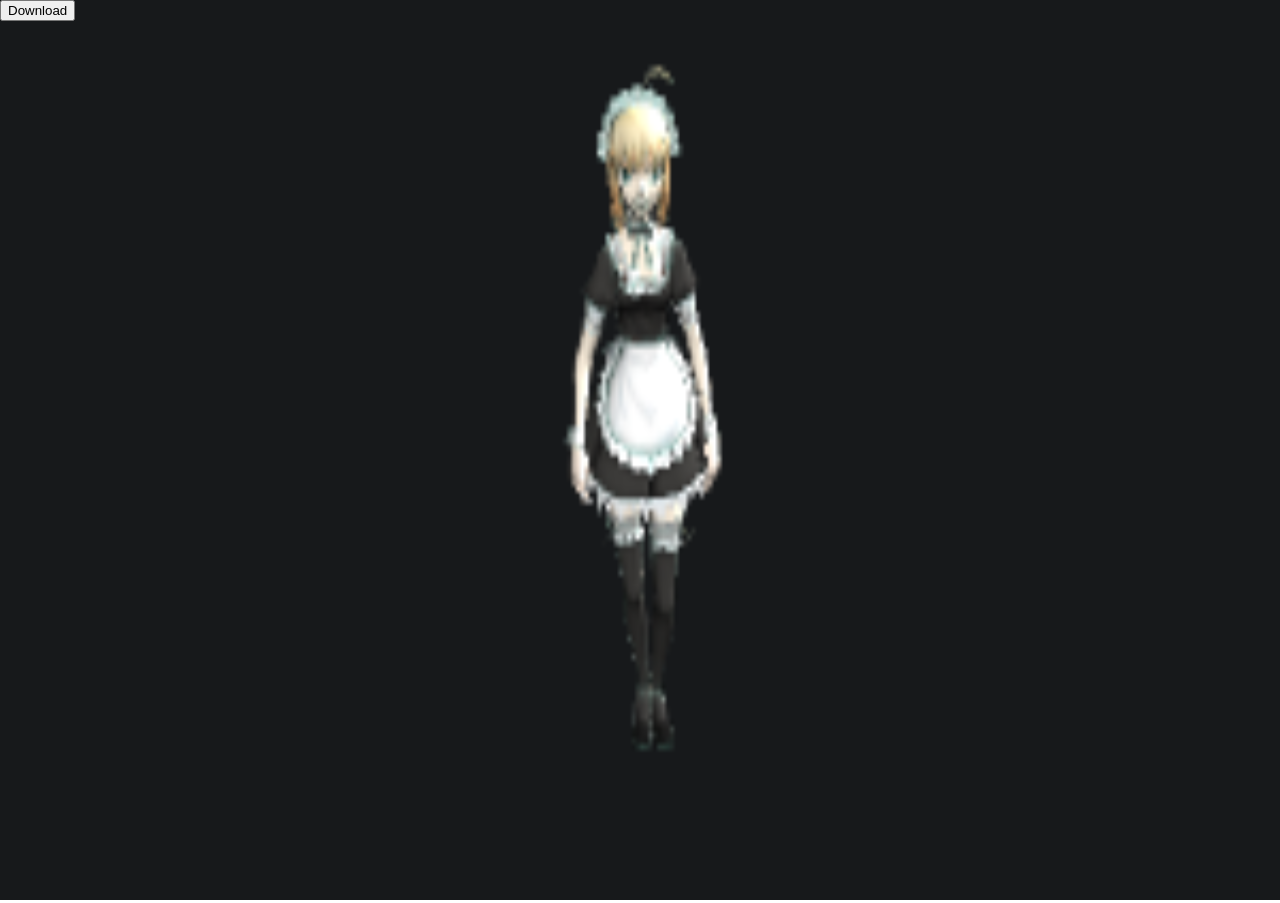
<file: Sample.html>
<!DOCTYPE html>
<html>
  <head>
    <meta http-equiv="Content-type" content="text/html; charset=utf-8"/>
    <title>gl-avatar-three-js</title>

    <style>
        body {
            font-family: Monospace;
            /* background-color: #222222; */
            margin: 0px;
            width: 100%;
			height: 100%;
            overflow: hidden;
        }
        #info {
            color: #808080;
            position: absolute;
            top: 10px;
            width: 100%;
            text-align: center;
            z-index: 100;
            display:block;
        }
        #container {
            position: absolute;
            top: 0px;
            width:100%;
            height:100%;
            z-index: -1;
        }
        #controls {
            position: absolute;
            width: 200px;
            bottom: 0px;
            left: 0px;
            padding: 10px;
            background-color: White;
            font: 13px "Lucida Grande", Lucida, Verdana, sans-serif;
        }
        #controls > div {
            margin-bottom: 8px;
        }
        #controls hr {
            border: 0px;
            height: 1px;
            margin-bottom: 10px;
            background-color: #bbb;
        }
        #info a, .button {
            color: #f00;
            font-weight: bold;
            text-decoration: underline;
            cursor: pointer
        }
        #canvas {
            width:100% !important;
            height:100% !important;
        }
    </style>
  </head>
  <body>

       
        <div id="container">
            <canvas id ="canvas"></canvas>
            <!--  style="width:600px;height:800px" -->
        </div>
        
        <a id="downloadLink" hidden>download</a>
        <button type="button" onclick="viewer.mergeAndExport();">Download</button>
        <script type="text/javascript" src="build-viewer/AvatarViewer.js"></script>

        <script type="text/javascript">
        // var viewer = new AvatarViewer();
        var viewer = new AvatarViewer.Viewer();
        
        console.log(AvatarViewer.AvatarSystem);
        viewer.init(document.getElementById('canvas'));
        </script>

  </body>
</html>
</file>
<file: 11_avatar_preview.css>
*{
    padding: 0;
    margin: 0;
    box-sizing: border-box;
}

body {
  margin: 0px;
  color: rgb(255, 255, 255);
  font-family: "Roboto Mono", monospace;
  font-weight: 400;
  font-size: 1rem;
  line-height: 1.5;
  background-color: rgb(18, 18, 18);
  width: 100vw;
  height: 100vh;
}
.background{
  height: 100%;
  overflow: auto;
}
.settingBtn svg {
  height: 1.25rem;
  width: 1.25rem;
  color: white;
  cursor: pointer;
}
.settingBtn {
  cursor: pointer;
  height: 2.75rem;
  width: 2.75rem;
  border-radius: 100%;
  /* Gray/9 */
  display: flex;
  align-items: center;
  justify-content: center;

  background: #212529;
  /* Gray/8 */

  border: 1px solid #343a40;
}
.top-section {
  padding: 0 1.5rem;
  height: 3.75rem;
  border-bottom: 1px solid #343a40;
  display: flex;
  align-items: center;
  justify-content: space-between;
}
.top-section .left img {
  height: 2.5rem;
  margin-right: 0.75rem;
}
.top-section .left p {
  font-weight: 500;
  font-size: 24px;
  /* line-height: 32px; */
  /* identical to box height */

  letter-spacing: -0.02em;

  color: #ffffff;
}
.top-section .left {
  display: flex;
  align-items: center;
}

main {
  display: flex;
  gap: 1.5rem;
  padding: 2rem;
  height:calc(100% - 3.75rem) ;
}

main .big {
  font-weight: 600;
  font-size: 40px;
  line-height: 53px;
  /* identical to box height */

  letter-spacing: -0.02em;

  /* Primary/White */

  color: #ffffff;
}
main   .small {
  letter-spacing: -0.02em;

  /* Gray/6 */

  color: #868e96;
  font-size: 18px;
  line-height: 24px;
}
main .left {
    position: relative;
  height: 40rem;
  /* width: 80%; */
  width: 100%;
  height: 100%;
  background: linear-gradient(180deg, #16181a 0%, #212529 100%);
  /* Gray/9 */

  border: 1px solid #212529;
  border-radius: 20px;
  padding: 1.375rem;
  display: flex;
  justify-content: space-between;
  gap: 1rem;
}

main .left .top{
    position: absolute;
    top: 0;
    left:0;
    padding:  1.375rem;
    z-index: 1;
    display: flex;
    justify-content: space-between;
    align-items: start;
    width: 100%;
}
main .left .top .righttext{
    font-size: 16px;
line-height: 21px;
display: flex;
align-items: center;
letter-spacing: -0.02em;

/* Gray/6 */

color: #868E96;
}
main .left .bottom{
    display: flex ;
    justify-content: center;
    width: 100%;
    position: absolute;
    bottom: 0;
    left: 0;
    z-index: 1;
    padding:  1.375rem;
    gap: 1rem;
}
.whiteBtn{
    background-color: white;
    color: black;
    padding: 1rem 3.5rem;
    border-radius: 3.5rem;
    border: none;
    font-weight: 600;
}
main .left .rightBottom{
    display: flex;
    flex-direction: column;
    position: absolute;
    bottom: 0;
    right: 0;
    z-index: 1;
    padding:  1.375rem;
    gap: 1rem;
    height: fit-content;
}
#container canvas{
  width: 100% !important;
  height: 100% !important;
}



button{
  cursor: pointer;
}
</file>
<file: dashboardStyle.css>
*{
    padding: 0;
    margin: 0;
    box-sizing: border-box;
}

body {
  margin: 0px;
  color: rgb(255, 255, 255);
  font-family: "Roboto Mono", monospace;
  font-weight: 400;
  font-size: 1rem;
  line-height: 1.5;
  background-color: rgb(18, 18, 18);
  height: 100vh;
  width: 100vw;
}
.background{
  height: 100%;
  overflow: auto;
}
.settingBtn svg {
  height: 1.25rem;
  width: 1.25rem;
  color: white;
  cursor: pointer;
}
.settingBtn {
  cursor: pointer;
  height: 2.75rem;
  width: 2.75rem;
  border-radius: 100%;
  /* Gray/9 */
  display: flex;
  align-items: center;
  justify-content: center;

  background: #212529;
  /* Gray/8 */

  border: 1px solid #343a40;
}
.top-section {
  padding: 0 1.5rem;
  height: 3.75rem;
  border-bottom: 1px solid #343a40;
  display: flex;
  align-items: center;
  justify-content: space-between;
}
.top-section .left img {
  height: 2.5rem;
  margin-right: 0.75rem;
}
.top-section .left p {
  font-weight: 500;
  font-size: 24px;
  /* line-height: 32px; */
  /* identical to box height */

  letter-spacing: -0.02em;

  color: #ffffff;
}
.top-section .left {
  display: flex;
  align-items: center;
}

main {
  display: flex;
  gap: 1.5rem;
  padding: 2rem;height: 100%;
}
main .left .top-right {
  display: flex;
  flex-direction: column;
  justify-content: space-between;
  width: 60%;
}
main .left .top-right .big {
  font-weight: 600;
  font-size: 40px;
  line-height: 53px;
  /* identical to box height */

  letter-spacing: -0.02em;

  /* Primary/White */

  color: #ffffff;
}
main .left .top-right .small {
  letter-spacing: -0.02em;

  /* Gray/6 */

  color: #868e96;
  font-size: 18px;
  line-height: 24px;
}
main .left {
  height: 40rem;
  /* width: 80%; */
  width: 70%;
  background: linear-gradient(180deg, #16181a 0%, #212529 100%);
  /* Gray/9 */

  border: 1px solid #212529;
  border-radius: 20px;
  padding: 1.375rem;
  display: flex;
  justify-content: space-between;
  gap: 1rem;
}

main .left .top-card .btn {
  cursor: pointer;
  padding: .625rem 1.125rem;
  border-radius: 60px;
  background: rgba(255, 255, 255, 0.1);

  width: fit-content;
  font-weight: 500;
  font-size: 16px;
  line-height: 22px;
  /* identical to box height, or 138% */

  display: flex;
  align-items: center;
  letter-spacing: -0.02em;
  color: white;
  border: none;
  /* Primary/White */
  max-width: 100%;
  white-space: nowrap;
  overflow: hidden;
}
main .left .top-card img {
  /* height: 100%; */
  margin-right: 1.5rem;
  width: 30%;
  flex-shrink: 0;
}

main .left .top-card .right .av-name {
  font-weight: 600;
  font-size: 20px;
  line-height: 26px;
  display: flex;
  align-items: center;
  letter-spacing: -0.02em;

  /* Primary/White */

  color: #ffffff;
}
main .left .top-card .right .small {
  color: #868e96;
  font-weight: 400;
  font-size: 14px;
  line-height: 18px;
}

main .left .top-card .right {
  display: flex;
  flex-direction: column;
  justify-content: space-between;
  width: 70%;
}
main .left .top-card {
  background: #212529;
  /* Gray/8 */

  border: 1px solid #343a40;
  border-radius: 16px;
  width: 100%;
  padding: 0.5rem;
  display: flex;
  gap: 5;
  align-items: center;
}

main .left .right {
  display: flex;
  flex-direction: column;
  justify-content: space-between;
  width: 40%;
  position: relative;
    z-index: 1;
}

main .left .right .bottom {
  display: flex;
  justify-content: end;
  gap: 1rem;
  flex-shrink: 0;
  width: 100%;
}

main .left .right .bottom .downBtn {
  /* padding: 13px 35px; */
  padding: .625rem 1.125rem;
  border-radius: 60px;
  background-color: white;
  border: none;
  color: black;
  font-weight: 500;
  font-size: 18px;
  line-height: 24px;
}
main .left .right .bottom .settingBtn {
  padding: .625rem;
  flex-shrink: 0;
  cursor: pointer;
}
main .left .right .bottom .shareBtn {
  /* padding: 13px 35px; */
  padding: .625rem 1.125rem;
  border-radius: 60px;
  background: rgba(255, 255, 255, 0.1);
  border: none;
  color: white;
  font-weight: 500;
  font-size: 18px;
  line-height: 24px;
}

main .right {
  display: flex;
  flex-direction: column;
  gap: 1rem;
  width: 30%;
}

.gameCard {
    position: relative;
  box-sizing: border-box;

  /* Auto layout */

  display: flex;
  flex-direction: column;
  align-items: flex-start;

  gap: 16px;
  isolation: isolate;

  width: 100%;
  height: 288px;

  background: linear-gradient(180deg, #16181a 0%, #212529 100%);
  /* Gray/9 */

  border: 1px solid #212529;
  border-radius: 16px;

  /* Inside auto layout */

  flex: none;
  order: 0;
  flex-grow: 0;
}
.gameCard .topimg {
  width: 100%;
  height: 30%;
  background: yellow;
  flex-shrink: 0;
  border-top-right-radius: 16px;
  border-top-left-radius: 16px;
}
.gameCard .bottom .top button {
  padding: 0.5rem 1rem;
  color: white;
  background: rgba(255, 255, 255, 0.1);
  border-radius: 52px;
  font-weight: 500;
  font-size: 16px;
  line-height: 21px;
  border: none;
  margin-left: auto;
  /* position: absolute;
  right: 0; */
}
.gameCard .bottom .top {
  display: flex;
   justify-content: end;
  width: 100%; 
  /* position: relative; */
}
.gameCard .bottom {
  padding: 20px 20px;
  height: 70%;
  width: 100%;
}
.gameCard .bottom .bottom .title {
  font-weight: 500;
  font-size: 24px;
  line-height: 32px;
  /* identical to box height */

  letter-spacing: -0.02em;

  color: #ffffff;
}
.gameCard .bottom .bottom .des {
  font-weight: 400;
  font-size: 16px;
  line-height: 24px;
  /* or 150% */

  letter-spacing: -0.02em;

  /* Gray/6 */

  color: #868e96;
}
.gameCard .pic{
    height: 6.25rem;
    width: 6.25rem;
    border-radius: .25rem;
    background-color: blue;
    position: absolute;
    top: 15%;
    left: 20px;
}

/* .final-avatar{
  margin-top: 133px;
  height: 587px;
  width: 1360px;
} */
.model-viewer{
    
  height: 400px;
  width: 500px;
  /* border: 2px solid white; */
  margin-top: 60px;
  margin-left: 0;
}




#container canvas{
  width: 100% !important;
  height: 100% !important;
}


.edit_avatar_name{
  display: flex;
  align-items: center;
  font-weight: 600;
  font-size: 20px;
  line-height: 26px;
  color: white;
  letter-spacing: -0.02em;
  /* margin-left: 1rem;
  margin-top: -1.25rem; */
}
.edit_avatar_name input{
  background: transparent;
  outline: none;
  border: none;
  width: fit-content;
  font-size: 1.25rem;
  font-weight: 600;
  color: white;
  letter-spacing: -0.02em;
}
button{
  cursor: pointer;
}
</file>
<file: style.css>
/* .background{
    height: auto;
    width: 100%;
    background-color: #000000;
    top: -5;
    position: absolute;
    top: 0px;
    right: 0px;
    left: 0px;
    bottom: 0px;
    color: white;
} */
.top-section{
    background-color: rgb(18, 18, 18);
    color: rgb(255, 255, 255);
    box-shadow: rgb(0 0 0 / 20%) 0px 2px 4px -1px, rgb(0 0 0 / 14%) 0px 4px 5px 0px, rgb(0 0 0 / 12%) 0px 1px 10px 0px;
    background-image: linear-gradient(rgba(255, 255, 255, 0.09), rgba(255, 255, 255, 0.09));
    display: flex;
    flex-direction: column;
    width: 100%;
    box-sizing: border-box;
    flex-shrink: 0;
    position: absolute;
    top: 0px;
    left: auto;
    right: 0px;
    z-index: 1201;
    transition: width 195ms cubic-bezier(0.4, 0, 0.6, 1) 0ms, margin 195ms cubic-bezier(0.4, 0, 0.6, 1) 0ms;
}
.css-asnci9 {
    position: relative;
    display: flex;
    -webkit-box-align: center;
    align-items: center;
    padding-left: 16px;
    min-height: 56px;
    padding-right: 24px;
    background-color: rgb(18, 18, 18);
    border-bottom: 1px solid rgb(33, 33, 33);
}

/* .css-hasgqs {
    margin: 0px;
    font-family: "Roboto Mono", monospace;
    font-weight: 500;
    font-size: 1.25rem;
    line-height: 1.6;
    overflow: hidden;
    text-overflow: ellipsis;
    white-space: nowrap;
    color: inherit;
    -webkit-box-flex: 1;
    flex-grow: 1;
    display: flex;
    -webkit-box-align: center;
    align-items: center;
} */


.css-hasgqs {
    margin: 0px;
    font-family: "Roboto Mono", monospace;
    font-weight: 500;
    font-size: 1.25rem;
    line-height: 1.6;
    overflow: hidden;
    text-overflow: ellipsis;
    white-space: nowrap;
    color: inherit;
    -webkit-box-flex: 1;
    flex-grow: 1;
    display: flex;
    -webkit-box-align: center;
    align-items: center;
}

.css-vubbuv {
    user-select: none;
    width: 1em;
    height: 1em;
    display: inline-block;
    fill: currentcolor;
    flex-shrink: 0;
    transition: fill 200ms cubic-bezier(0.4, 0, 0.2, 1) 0ms;
    font-size: 1.5rem;
}

.css-11bntm2 {
    display: inline-flex;
    -webkit-box-align: center;
    align-items: center;
    -webkit-box-pack: center;
    justify-content: center;
    box-sizing: border-box;
    -webkit-tap-highlight-color: transparent;
    outline: 0px;
    border: 0px;
    cursor: pointer;
    user-select: none;
    vertical-align: middle;
    appearance: none;
    text-decoration: none;
    font-family: "Roboto Mono", monospace;
    font-size: 0.875rem;
    line-height: 1.75;
    /* text-transform: uppercase; */
    min-width: 64px;
    padding: 6px 16px;
    transition: background-color 250ms cubic-bezier(0.4, 0, 0.2, 1) 0ms, box-shadow 250ms cubic-bezier(0.4, 0, 0.2, 1) 0ms, border-color 250ms cubic-bezier(0.4, 0, 0.2, 1) 0ms, color 250ms cubic-bezier(0.4, 0, 0.2, 1) 0ms;
    color: rgba(0, 0, 0, 0.87);
    background-color: rgb(255, 255, 255);
    box-shadow: rgb(0 0 0 / 20%) 0px 3px 1px -2px, rgb(0 0 0 / 14%) 0px 2px 2px 0px, rgb(0 0 0 / 12%) 0px 1px 5px 0px;
    width: 100%;
    font-weight: 700;
    max-width: 200px;
    margin: 0px;
    height: 100%;
    position: absolute;
    right: 0px;
    border-radius: 0px !important;
}

.css-w0pj6f {
    overflow: hidden;
    pointer-events: none;
    position: absolute;
    z-index: 0;
    inset: 0px;
    border-radius: inherit;
}
.eBUuBt {
    /* border-radius: 40px !important; */
    margin-top: -56px;
    padding: 10px !important;
    background-color: white !important;
    border: 1px solid white !important;
}
/* .side-modal{
    width: 20%;
    height: 440px;
    border: 1px solid white;
    border-radius: 10px;
    margin-top: 3%;
    background-color: #212529;
    margin-left: 20px;
} */
.side-icon-section{
    /* float: right; */
    display: block;
    /* flex-direction: column; */
    margin-top: 32px;
    /* margin-right: 43px; */
    /* height: 300px; */
    width: 50px;
    text-align: center;
    /* border: 2px solid red; */
    /* row-gap: inherit; */
    gap: 10px;
    position: absolute;
    /* float: right; */
    right: 32px;
    /* margin-left: 93%; */
}
/* .side-icon-section i{
    padding-top: 0;
} */
body {
    margin: 0px;
    color: rgb(255, 255, 255);
    font-family: "Roboto Mono", monospace;
    font-weight: 400;
    font-size: 1rem;
    line-height: 1.5;
    background-color: rgb(18, 18, 18);
}

.side-img-icon{
    box-sizing: border-box;

/* Auto layout */

display: flex;
flex-direction: row;
align-items: flex-start;
/* padding: 10px; */
gap: 10px;

width: 44px;
height: 44px;

/* Gray/9 */

background: #212529;
/* Gray/8 */

border: 1px solid #343A40;
border-radius: 56px;

/* Inside auto layout */

flex: none;
order: 0;
flex-grow: 0;

}

.lower-frame{
    box-sizing: border-box;
    display: flex;
    flex-direction: row;
    align-items: center;
    padding: 10px 12px;
    position: absolute;
    width: 216px;
    height: 44px;
    left: 1100px;
    top: 583px;
    background: #212529;
    border: 1px solid #f7f7f7;
    border-radius: 56px;
}
.inner-items{
    position: absolute;


}
.preview-page{
    box-sizing: border-box;
    position: absolute;
    width: 1322px;
    height: 564px;
    left: 22px;
    top: 76px;
    margin-bottom: 8px;
    /* bottom: -5px; */
    background: linear-gradient(180deg, #16181A 0%, #212529 100%);
    border: 1px solid #343A40;
    border-radius: 20px;
    overflow: hidden;
}
.inner-div-upper{
    position: absolute;
width: 1321px;
height: 1px;
left: 0px;
top: 66px;

/* Gray/8 */
overflow-y: hidden;

background: #d6d6d6;
}
.t1{
    width: 103px;
height: 21px;

font-family: 'Roboto Mono';
font-style: normal;
font-weight: 400;
font-size: 16px;
line-height: 21px;
display: flex;
align-items: center;
letter-spacing: -0.02em;
color: #868E96;
flex: none;
order: 0;
flex-grow: 0;
margin-top: 8px;
margin-left: 16px;
}
.pt1{
    width: 140px;
height: 26px;

font-family: 'Roboto Mono';
font-style: normal;
font-weight: 600;
font-size: 20px;
line-height: 26px;
display: flex;
align-items: center;
letter-spacing: -0.02em;
color: #FFFFFF;
flex: none;
order: 0;
flex-grow: 0;
margin-top: -19px;
margin-left: 16px;
}
.pt2{
width: 270px;
height: 21px;
font-family: 'Roboto Mono';
font-style: normal;
font-weight: 400;
font-size: 16px;
line-height: 21px;
display: flex;
align-items: center;
letter-spacing: -0.02em;
color: #868E96;
flex: none;
order: 1;
flex-grow: 0;
margin-top: -52px;
margin-left: 85%;
}
.right-elements {
    width: 93px;
    height: 21px;
    font-family: 'Roboto Mono';
    font-style: normal;
    font-weight: 500;
    font-size: 16px;
    line-height: 21px;
    display: flex;
    align-items: center;
    letter-spacing: -0.02em;
    color: #868E96;
    /* float: right; */
    /* border: 2px solid red; */
    margin-left: 64%;
    /* top: 10px; */
    /* margin-top: 14px; */
    padding-top: 18px;
}
.x1{
    box-sizing: border-box;

/* Auto layout */

display: flex;
flex-direction: row;
justify-content: center;
align-items: center;
padding: 14px 16px;
gap: 12px;

width: 447px;
height: 118px;

/* Gray/9 */

background: #212529;
/* Gray/8 */

border: 1px solid #343A40;
border-radius: 16px;

/* Inside auto layout */

flex: none;
order: 1;
flex-grow: 0;
margin-left: 64%;
margin-top: 1%;
}

.side-right{
    position: absolute;
    width: 1px;
    height: 784px;
    left: 811px;
    top: 68px;
    background: #343A40;
}

.side-left{
    position: absolute;
    height: 784px;
    /* left: 811px; */
    top: 68px;
    /* background: #343A40; */
    width: 808px;
    /* border: 2px solid white; */
}
.x2{
    width: 447px;
    height: 21px;
    font-family: 'Roboto Mono';
    font-style: normal;
    font-weight: 500;
    font-size: 16px;
    line-height: 21px;
    display: flex;
    align-items: center;
    text-align: center;
    letter-spacing: -0.02em;
    color: #868E96;
    flex: none;
    order: 0;
    flex-grow: 0;
    margin-left: 73%;
    margin-top: 2%;
}
.x3{
    box-sizing: border-box;

/* Auto layout */

display: flex;
flex-direction: row;
justify-content: space-between;
align-items: center;
padding: 20px 25px;
gap: 12px;

width: 447px;
height: 43px;

/* Gray/9 */

background: #212529;
/* Gray/8 */

border: 1px solid #343A40;
border-radius: 54px;

/* Inside auto layout */

flex: none;
order: 1;
flex-grow: 0;
margin-left: 64%;
margin-top: 5px

}
.downBtn{
    display: flex;
flex-direction: row;
justify-content: center;
align-items: center;
padding: 16px 30px;
gap: 12px;

width: 185px;
height: 39px;

/* Primary/White */

background: #FFFFFF;
border-radius: 54px;

/* Inside auto layout */

flex: none;
order: 1;
flex-grow: 0;
margin-left: 74%;
margin-top: 20px;

}
.x4{
width: 447px;
height: 21px;

font-family: 'Roboto Mono';
font-style: normal;
font-weight: 500;
font-size: 16px;
line-height: 21px;
display: flex;
align-items: center;
text-align: center;
letter-spacing: -0.02em;

/* Gray/6 */

color: #868E96;


/* Inside auto layout */

flex: none;
order: 0;
align-self: stretch;
flex-grow: 0;
margin-left: 79%;
margin-top: 10px;

}
.x5{
    box-sizing: border-box;

/* Auto layout */

display: flex;
flex-direction: row;
align-items: flex-start;
padding: 10px;
gap: 10px;

width: 52px;
height: 52px;

/* Gray/9 */

background: #212529;
/* Gray/8 */

border: 1px solid #343A40;
border-radius: 56px;

/* Inside auto layout */

flex: none;
order: 1;
flex-grow: 0;
margin-left: 74%;
margin-top: 10px;
}
/* ----------------------------------------------------------------- */
.model-viewer{
    
    height: 587px;
    width: 1360px;;
    /* border: 2px solid white; */
    margin-top: 60px;
    margin-left: 0;
}

.css-19kzrtu {
    padding: 24px;
}
.css-z9o674 {
    margin: 0px;
    font-family: "Roboto Mono", monospace;
    font-weight: 400;
    font-size: 1rem;
    line-height: 1.5;
}
.css-xgs5wp1 {
    box-sizing: border-box;
    display: flex;
    flex-flow: row wrap;
    margin-top: -16px;
    width: calc(100% + 40px);
    margin-left: -6px;
}



.css-uqiymw::-webkit-scrollbar { 
    display: none;  /* Safari and Chrome */
}
</file>
<file: css/styleB.css>
/* .background{
    height: auto;
    width: 100%;
    background-color: #000000;
    top: -5;
    position: absolute;
    top: 0px;
    right: 0px;
    left: 0px;
    bottom: 0px;
    color: white;
    z-index: 10;
} */
/* .top-section{
    border-bottom: 1px solid white;
    width: 100%;
    height: 100px;
    overflow:hidden;
    text-align: center;
    z-index: 10;
    position: relative;
} */
/* .side-modal{
    width: 20%;
    height: 440px;
    border: 1px solid white;
    border-radius: 10px;
    margin-top: 3%;
    background-color: #5c5c5c57;
    margin-left: 20px;
    z-index: 10;
    position: relative;
} */
/* .side-icon-section{
    float: right;
    display: flex;
    flex-direction: column;
    margin-top: -444px;
    margin-right: 19px;
    height: 300px;
    width: 50px;
    text-align: center;
    z-index: 10;
    position: relative;
} */
/* .side-icon-section i{
    padding-top: 20px;
    z-index: 10;
    position: relative;
} */
</file>
<file: modal.css>
.css-uqiymw {
    -webkit-box-flex: 1;
    flex-grow: 1;
    background: #91919147;
    display: flex;
    height: 525.6px;
    position: absolute;
    left: 100px;
    border-radius: 15px;
    bottom: 30px;
}
.css-s5371e {
    overflow: hidden;
    min-height: 48px;
    display: flex;
    flex-direction: column;
    border-right: 1px solid rgba(255, 255, 255, 0.12);
    border-top-color: rgba(255, 255, 255, 0.12);
    border-bottom-color: rgba(255, 255, 255, 0.12);
    border-left-color: rgba(255, 255, 255, 0.12);
}
.css-ccrt04 {
    position: relative;
    display: inline-block;
    flex: 1 1 auto;
    white-space: nowrap;
    overflow: hidden auto;
}
.css-j7qwjs {
    display: flex;
    flex-direction: column;
}
.css-10s45lq.Mui-selected {
    color: rgb(144, 202, 249);
}
.css-10s45lq {
    display: inline-flex;
    -webkit-box-align: center;
    align-items: center;
    -webkit-box-pack: center;
    justify-content: center;
    box-sizing: border-box;
    -webkit-tap-highlight-color: transparent;
    background-color: transparent;
    outline: 0px;
    border: 0px;
    margin: 0px;
    border-radius: 0px;
    cursor: pointer;
    user-select: none;
    vertical-align: middle;
    appearance: none;
    text-decoration: none;
    font-family: "Roboto Mono", monospace;
    font-weight: 500;
    font-size: 0.875rem;
    line-height: 1.25;
    text-transform: uppercase;
    max-width: 360px;
    min-width: 90px;
    position: relative;
    min-height: 48px;
    flex-shrink: 0;
    padding: 12px 16px;
    overflow: hidden;
    white-space: normal;
    text-align: center;
    color: rgba(255, 255, 255, 0.7);
}
.css-1xrvvaf {
    display: flex;
    flex-direction: column;
    -webkit-box-pack: center;
    justify-content: center;
    -webkit-box-align: center;
    align-items: center;
    cursor: pointer;
    padding: 0px 3px;  

}
.css-1xrvvaf :hover{
    border: 3px solid white;
}
.css-wig3hl {
    position: relative;
    display: flex;
    -webkit-box-align: center;
    align-items: center;
    -webkit-box-pack: center;
    justify-content: center;
    flex-shrink: 0;
    font-family: "Roboto Mono", monospace;
    font-size: 1.25rem;
    line-height: 1;
    overflow: hidden;
    user-select: none;
    width: 50px;
    height: 50px;
    border-radius: 15px;
    border: 3px solid #3a3a3a
}
.css-w0pj6f {
    overflow: hidden;
    pointer-events: none;
    position: absolute;
    z-index: 0;
    inset: 0px;
    border-radius: inherit;
}
/* .css-1xrvvaf {
    display: flex;
    flex-direction: column;
    -webkit-box-pack: center;
    justify-content: center;
    -webkit-box-align: center;
    align-items: center;
    cursor: pointer;
} */
/* .css-wig3hl {
    position: relative;
    display: flex;
    -webkit-box-align: center;
    align-items: center;
    -webkit-box-pack: center;
    justify-content: center;
    flex-shrink: 0;
    font-family: "Roboto Mono", monospace;
    font-size: 1.25rem;
    line-height: 1;
    overflow: hidden;
    user-select: none;
    width: 50px;
    height: 50px;
    border-radius: 15px;
} */
.css-1hy9t21 {
    width: 100%;
    height: 100%;
    text-align: center;
    object-fit: cover;
    color: transparent;
    text-indent: 10000px;
}

.css-aflp49 {
    position: absolute;
    height: 100%;
    bottom: 0px;
    width: 2px;
    transition: all 300ms cubic-bezier(0.4, 0, 0.2, 1) 0ms;
    background-color: rgb(144, 202, 249);
    right: 0px;
}
.css-19kzrtu {
    padding: 24px;
}
.css-z9o674 {
    margin: 0px;
    font-family: "Roboto Mono", monospace;
    font-weight: 400;
    font-size: 1rem;
    line-height: 1.5;
}
/* .css-xgs5wp {
    box-sizing: border-box;
    display: flex;
    flex-flow: row wrap;
    margin-top: -16px;
    width: calc(100% + 40px);
    margin-left: -6px;
} */
/* .css-ccrt04 {
    position: relative;
    display: inline-block;
    flex: 1 1 auto;
    white-space: nowrap;
    overflow: hidden auto;
} */
.css-xgs5wp > .MuiGrid-item {
    padding-left: 40px;
}


.css-xgs5wp > .MuiGrid-item {
    padding-top: 40px;
}

.css-1wxaqej {
    box-sizing: border-box;
    margin: 5px;
    flex-direction: row;
}

.css-6w8279 > .MuiGrid-item {
    padding-left: 16px;
}


.css-13sljp9 {
    display: inline-flex;
    flex-direction: column;
    position: relative;
    min-width: 0px;
    padding: 0px;
    margin-top: 26px;
    border: 0px;
    vertical-align: top;
}
.css-kytp50 {
    margin: 0px 20px 5px 0px;
}
.css-1w0wlpe {
    font-family: "Roboto Mono", monospace;
    font-weight: 400;
    font-size: 1rem;
    line-height: 1.4375em;
    color: rgb(255, 255, 255);
    box-sizing: border-box;
    cursor: text;
    display: inline-flex;
    -webkit-box-align: center;
    align-items: center;
    position: relative;
    padding: 16.5px 14px;
    margin-bottom: 20px;
    margin-right: 20px;
    border-radius: 10px !important;
}
.css-aremad {
    font: inherit;
    letter-spacing: inherit;
    color: currentcolor;
    border: 0px;
    box-sizing: content-box;
    background: none;
    height: auto;
    margin: 0px;
    -webkit-tap-highlight-color: transparent;
    display: block;
    min-width: 0px;
    width: 100%;
    animation-name: mui-auto-fill-cancel;
    animation-duration: 10ms;
    resize: none;
    padding: 0px;
}
.css-aremad {
    font: inherit;
    letter-spacing: inherit;
    color: currentcolor;
    border: 0px;
    box-sizing: content-box;
    background: none;
    height: auto;
    margin: 0px;
    -webkit-tap-highlight-color: transparent;
    display: block;
    min-width: 0px;
    width: 100%;
    animation-name: mui-auto-fill-cancel;
    animation-duration: 10ms;
    resize: none;
    padding: 0px;
}

.css-ihdtdm {
    float: unset;
    width: auto;
    overflow: hidden;
    padding: 0px;
    line-height: 11px;
    transition: width 150ms cubic-bezier(0, 0, 0.2, 1) 0ms;
}


.css-3miblg {
    margin: 30px 20px 5px 0px;
    text-align: center;
}
.css-1exebyw {
    font-family: "Roboto Mono", monospace;
    font-weight: 400;
    font-size: 1rem;
    line-height: 1.4375em;
    color: rgb(255, 255, 255);
    box-sizing: border-box;
    cursor: text;
    display: inline-flex;
    -webkit-box-align: center;
    align-items: center;
    position: relative;
    margin-bottom: 20px;
    margin-right: 20px;
    border-radius: 10px !important;
}
.css-h4os0j {
    font: inherit;
    letter-spacing: inherit;
    color: currentcolor;
    border: 0px;
    box-sizing: content-box;
    background: none;
    height: 1.4375em;
    margin: 0px;
    -webkit-tap-highlight-color: transparent;
    display: block;
    min-width: 0px;
    width: 100%;
    animation-name: mui-auto-fill-cancel;
    animation-duration: 10ms;
    padding: 16.5px 14px;
}
.css-nqlg3w {
    text-align: left;
    position: absolute;
    inset: -5px 0px 0px;
    margin: 0px;
    padding: 0px 8px;
    pointer-events: none;
    border-radius: inherit;
    border-style: solid;
    border-width: 1px;
    overflow: hidden;
    min-width: 0%;
    border-color: rgba(255, 255, 255, 0.23);
}
.css-3chedg {
    display: inline-flex;
    -webkit-box-align: center;
    align-items: center;
    -webkit-box-pack: center;
    justify-content: center;
    position: relative;
    box-sizing: border-box;
    -webkit-tap-highlight-color: transparent;
    outline: 0px;
    border: 0px;
    cursor: pointer;
    user-select: none;
    vertical-align: middle;
    appearance: none;
    text-decoration: none;
    font-family: "Roboto Mono", monospace;
    font-size: 0.875rem;
    line-height: 1.75;
    text-transform: uppercase;
    min-width: 64px;
    padding: 6px 16px;
    border-radius: 4px;
    transition: background-color 250ms cubic-bezier(0.4, 0, 0.2, 1) 0ms, box-shadow 250ms cubic-bezier(0.4, 0, 0.2, 1) 0ms, border-color 250ms cubic-bezier(0.4, 0, 0.2, 1) 0ms, color 250ms cubic-bezier(0.4, 0, 0.2, 1) 0ms;
    color: rgba(0, 0, 0, 0.87);
    background-color: rgb(144, 202, 249);
    box-shadow: rgb(0 0 0 / 20%) 0px 3px 1px -2px, rgb(0 0 0 / 14%) 0px 2px 2px 0px, rgb(0 0 0 / 12%) 0px 1px 5px 0px;
    width: 100%;
    font-weight: 700;
    max-width: 200px;
    margin-top: 185px;
    margin-left: -315px;
    
}


.css-6w8279 {
    box-sizing: border-box;
    display: flex;
    flex-flow: row wrap;
    width: calc(100% + 16px);
    margin-left: -16px;
    margin-top: 0px;
    color: gray;
}

.css-wd739t {
    margin: 0px 0px 5px 40px;
}
.css-1soyiwt {
    margin: 0px 0px 20px 40px;
    font-family: "Roboto Mono", monospace;
    font-weight: 400;
    font-size: 1.5rem;
    line-height: 1.334;
    color: white;
    cursor: pointer;
}
.css-1qvalfo {
    user-select: none;
    width: 1em;
    height: 1em;
    display: inline-block;
    fill: currentcolor;
    flex-shrink: 0;
    transition: fill 200ms cubic-bezier(0.4, 0, 0.2, 1) 0ms;
    font-size: 1.5rem;
    margin-left: 20px;
}
svg {
    fill: #d3d3d3!important;
}
.css-1px5dlw {
    margin: 0px;
    flex-shrink: 0;
    border-width: 0px 0px thin;
    border-style: solid;
    border-color: rgba(255, 255, 255, 0.12);
}
.css-1tx19pf {
    margin: 0px;
    flex-shrink: 0;
    border-width: 0px thin 0px 0px;
    border-style: solid;
    border-color: rgba(255, 255, 255, 0.12);
    height: auto;
    align-self: stretch;
}
.css-h1tkxt1 {
    box-sizing: border-box;
    margin: 11px;
    flex-direction: row;
    flex-basis: 33.3333%;
    -webkit-box-flex: 0;
    flex-grow: 0;
    max-width: 33.3333%;
    height: calc(100vh - 210px);
    overflow: hidden scroll;
    text-align: center;
    float: right;
}
.under-icon-text{
    width: 38px;
    height: 21px;

    font-family: 'Roboto Mono';
    font-style: normal;
    font-weight: 500;
    font-size: 11px;
    line-height: 21px;
    letter-spacing: -0.02em;

    /* Primary/White */

    color: #FFFFFF;


    /* Inside auto layout */

    flex: none;
    order: 1;
    flex-grow: 0;
    margin-left: 18px;
}
</file>
<file: previewStyle.css>
*{
    padding: 0;
    margin: 0;
    box-sizing: border-box;
}

body {
    margin: 0px;
    color: rgb(255, 255, 255);
    font-family: "Roboto Mono", monospace;
    font-weight: 400;
    font-size: 1rem;
    line-height: 1.5;
    background-color: rgb(18, 18, 18);
    height: 100vh;
    width: 100vw;
  }
.background{
    height: 100%;
    overflow: auto;
    width: 100%;
  }

  .grayText{
    font-family: 'Roboto Mono';
    font-style: normal;
    font-weight: 400;
    font-size: 1rem;
    line-height: 1.25rem;
    display: flex;
    align-items: center;
    letter-spacing: -0.02em;
    color: #868E96;
  }
  .edit_avatar_name{
    display: flex;
    align-items: center;
    font-size: 1.25rem;
    font-weight: 600;
    color: white;
    letter-spacing: -0.02em;
    /* margin-left: 1rem;
    margin-top: -1.25rem; */
}
.edit_avatar_name input{
    background: transparent;
    outline: none;
    border: none;
    width: fit-content;
    font-size: 1.25rem;
    font-weight: 600;
    color: white;
    letter-spacing: -0.02em;
}

#container canvas{
    width: 100% !important;
    height: 100% !important;
  }
  .preview-right div,button{
    margin-left: 0 !important;
  }
</file>
